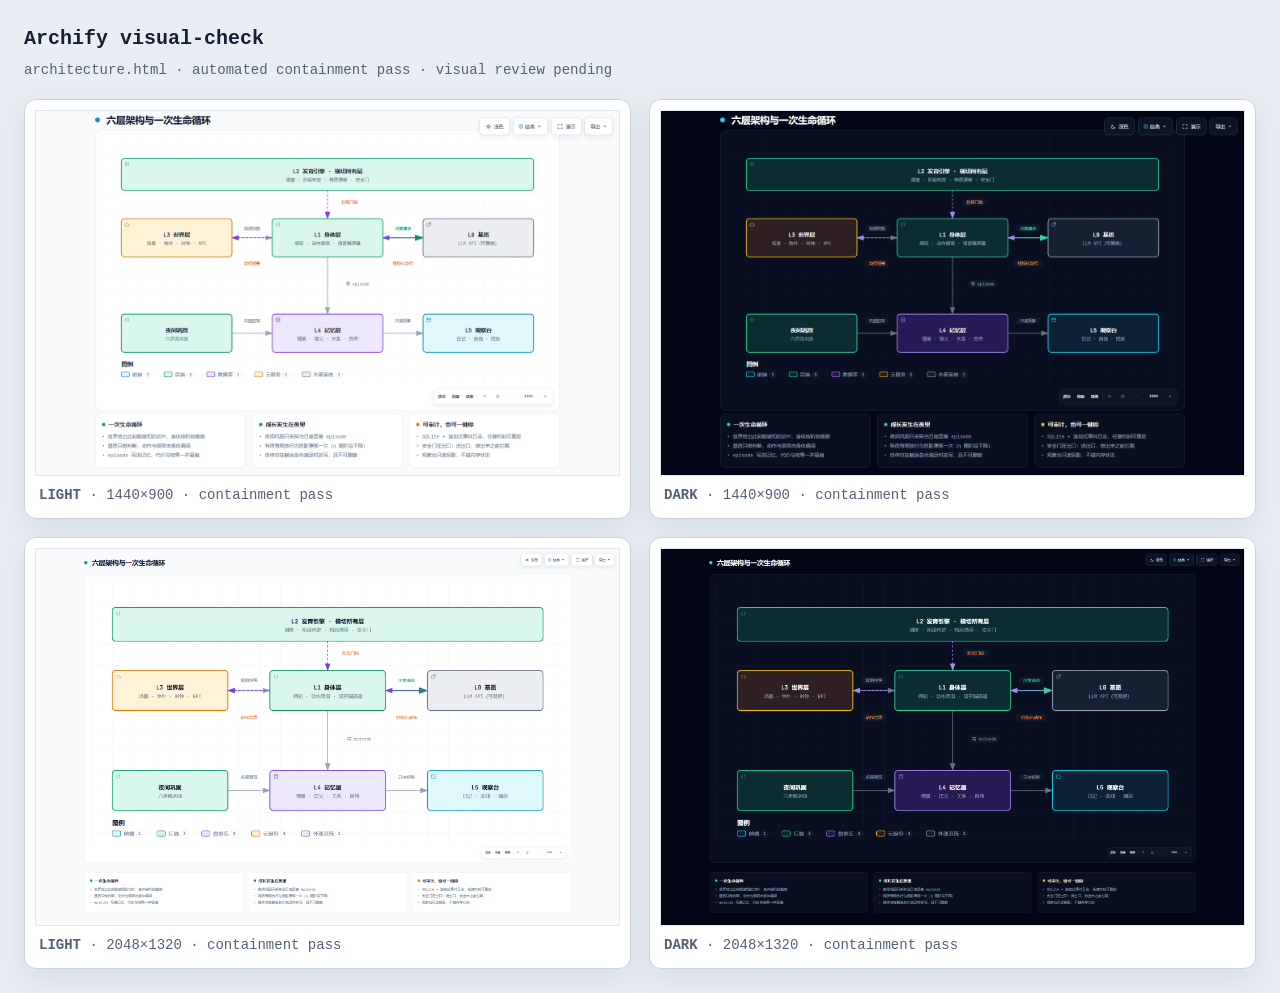
<file: docs/diagrams/architecture.visual-check.html>
<!doctype html>
<html lang="en">
<head>
<meta charset="utf-8">
<meta name="viewport" content="width=device-width,initial-scale=1">
<title>Archify visual-check · architecture.html</title>
<style>
*{box-sizing:border-box}body{margin:0;padding:24px;background:#e9eef5;color:#172033;font:14px/1.5 ui-monospace,SFMono-Regular,Menlo,Consolas,monospace}header{max-width:1500px;margin:0 auto 18px}h1{margin:0 0 6px;font-size:20px}p{margin:0;color:#526176}.grid{max-width:1500px;margin:auto;display:grid;grid-template-columns:repeat(2,minmax(0,1fr));gap:18px}figure{margin:0;padding:10px;background:white;border:1px solid #c9d4e3;border-radius:12px;box-shadow:0 10px 30px rgba(15,23,42,.08)}img{display:block;width:100%;height:auto;border:1px solid #e2e8f0}figcaption{padding:9px 4px 2px;color:#526176}@media(max-width:900px){.grid{grid-template-columns:1fr}}
</style>
</head>
<body>
<header><h1>Archify visual-check</h1><p>architecture.html · automated containment pass · visual review pending</p></header>
<main class="grid">
      <figure>
        <img src="architecture.visual-check.1440x900.light.png" alt="light 1440 by 900">
        <figcaption><strong>LIGHT</strong> · 1440×900 · containment pass</figcaption>
      </figure>
      <figure>
        <img src="architecture.visual-check.1440x900.dark.png" alt="dark 1440 by 900">
        <figcaption><strong>DARK</strong> · 1440×900 · containment pass</figcaption>
      </figure>
      <figure>
        <img src="architecture.visual-check.2048x1320.light.png" alt="light 2048 by 1320">
        <figcaption><strong>LIGHT</strong> · 2048×1320 · containment pass</figcaption>
      </figure>
      <figure>
        <img src="architecture.visual-check.2048x1320.dark.png" alt="dark 2048 by 1320">
        <figcaption><strong>DARK</strong> · 2048×1320 · containment pass</figcaption>
      </figure>
</main>
</body>
</html>
</file>
